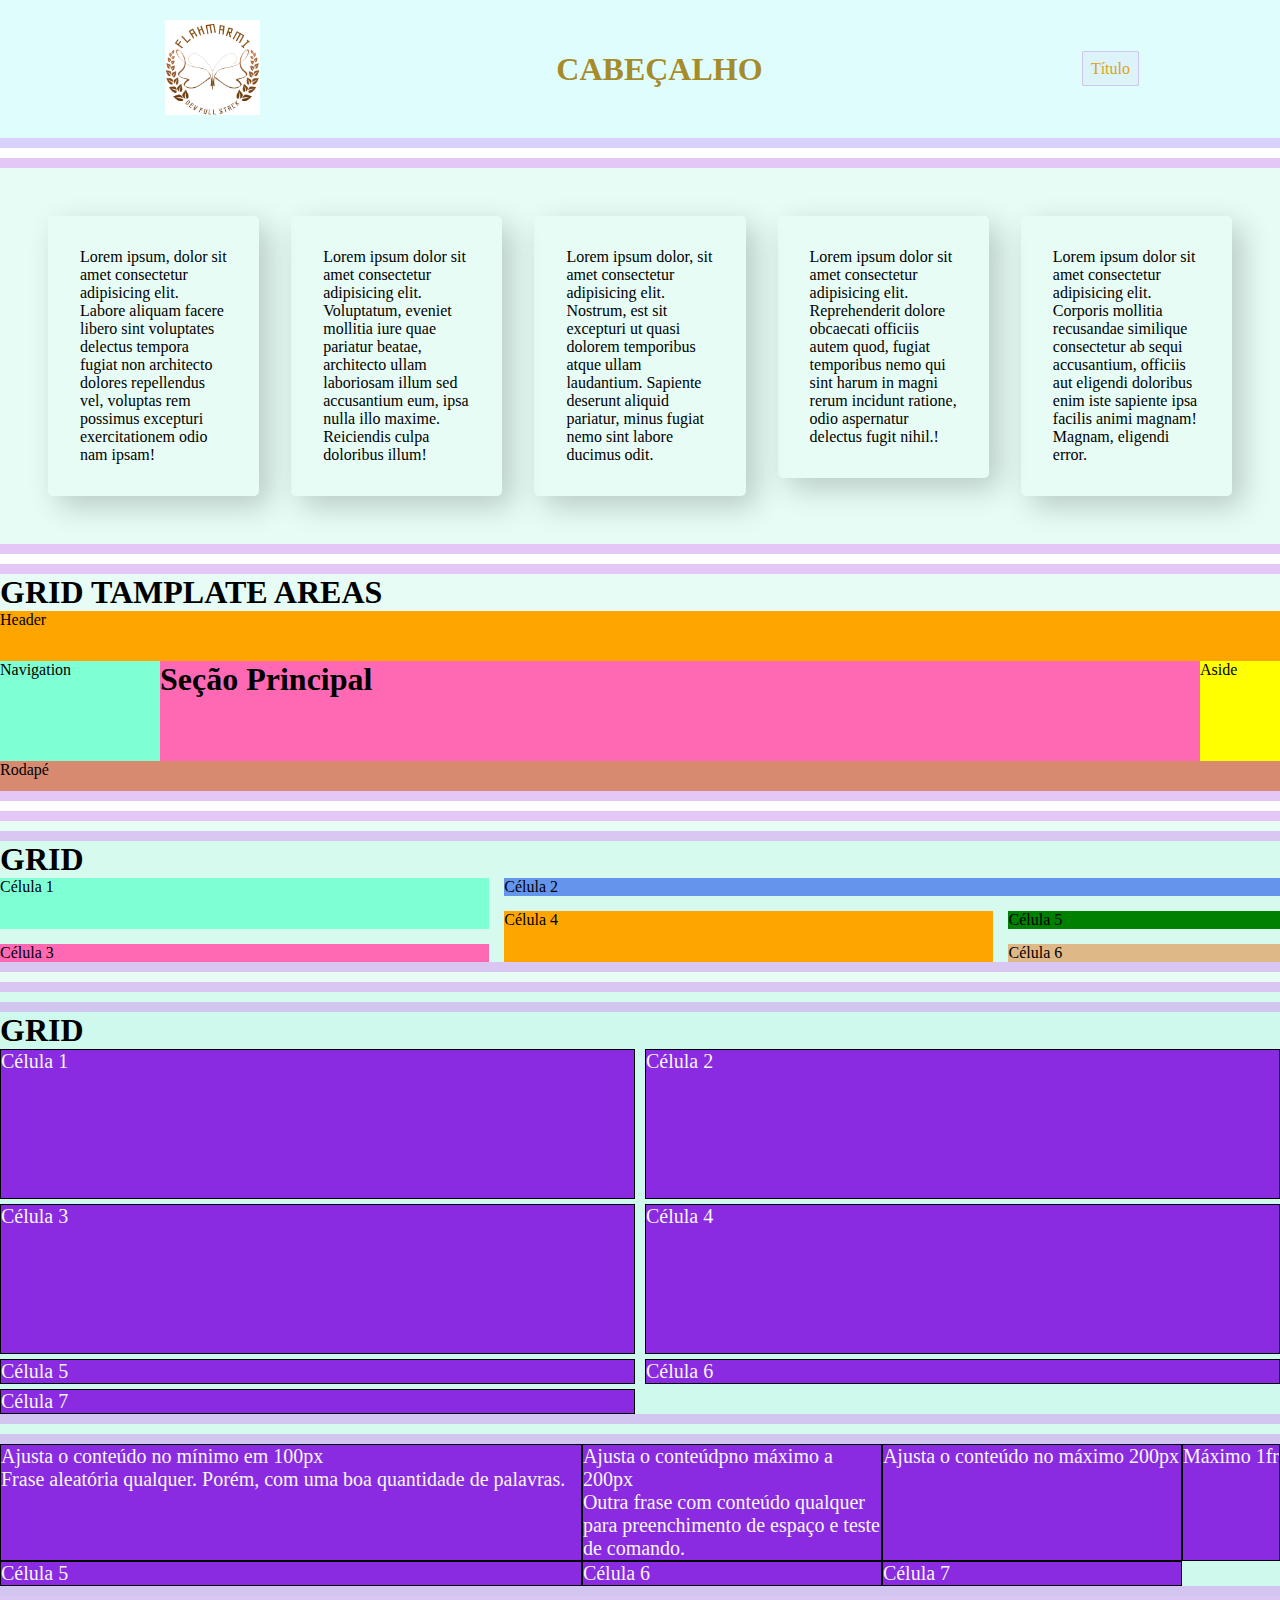
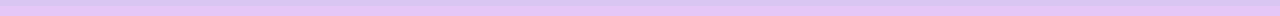
<file: index.html>
<!DOCTYPE html>
<html lang="pt-br">
<head>
  <meta charset="UTF-8">
  <meta http-equiv="X-UA-Compatible" content="IE=edge">
  <meta name="viewport" content="width=device-width, initial-scale=1.0">

  <link rel="stylesheet" href="./src/reset.css" class="reset">
  <link rel="stylesheet" href="./src/global.css" class="global">
  <link rel="stylesheet" href="./src/estilo.css" class="estilo">
  <link rel="stylesheet" href="./src/responsivo.css" class="responsivo">

  <link rel="shortcut icon" href="./src/images/favicon_io/favicon.ico" type="image/x-icon" class="favicon">

  <title>Meu menu</title>

</head>
<body>
  <header class="cabecalho">
    <h1 class="logo">
      <img src="./src/images/logo/logo78kb.jpg" alt="" class="logo-img">
    </h1>
    <h1 class="titulo">CABEÇALHO</h1>
    <nav class="menu">
      <ul class="menuu">
        <li class="links"><a class="endereco" href="#">Título</a></li>
      </ul>
    </nav>
  </header>

  <article>
    <div class="container4">
      <div class="item">
        <p class="p1">
          Lorem ipsum, dolor sit amet consectetur adipisicing elit. Labore aliquam facere libero sint voluptates delectus tempora fugiat non architecto dolores repellendus vel, voluptas rem possimus excepturi exercitationem odio nam ipsam!
        </p>
      </div>
      <div class="item">
        <p class="p1">
          Lorem ipsum dolor sit amet consectetur adipisicing elit. Voluptatum, eveniet mollitia iure quae pariatur beatae, architecto ullam laboriosam illum sed accusantium eum, ipsa nulla illo maxime. Reiciendis culpa doloribus illum!
        </p>
      </div>
      <div class="item">
        <p class="p1">
          Lorem ipsum dolor, sit amet consectetur adipisicing elit. Nostrum, est sit excepturi ut quasi dolorem temporibus atque ullam laudantium. Sapiente deserunt aliquid pariatur, minus fugiat nemo sint labore ducimus odit.
        </p>
      </div>
        <div class="item">
          <p class="p1">
            Lorem ipsum dolor sit amet consectetur adipisicing elit. Reprehenderit dolore obcaecati officiis autem quod, fugiat temporibus nemo qui sint harum in magni rerum incidunt ratione, odio aspernatur delectus fugit nihil.!
          </p>
          </div>
        <div class="item">
          <p class="p1">
            Lorem ipsum dolor sit amet consectetur adipisicing elit. Corporis mollitia recusandae similique consectetur ab sequi accusantium, officiis aut eligendi doloribus enim iste sapiente ipsa facilis animi magnam! Magnam, eligendi error.
          </p>
        </div>

      </div>
    </div>
  </article>


  <article>
    <h1>GRID TAMPLATE AREAS</h1>
    <div class="container3">
      <header class="cabecalho2">Header</header>
      <nav class="menu2">Navigation</nav>
      <section class="secao-principal">
        <h1>Seção Principal</h1>
      </section>
      <aside class="aside">Aside</aside>
      <footer class="rodape">Rodapé</footer>
    </div>
  </article>

  <article>

  <article>
    <h1>GRID</h1>
    <div class="container2">
      <div class="verde-claro">Célula 1</div>
      <div class="azul span">Célula 2</div>
      <div class="rosa span">Célula 3</div>
      <div class="laranja-escuro">Célula 4</div>
      <div class="verde-forte">Célula 5</div>
      <div class="marrom">Célula 6</div>
    </div>
  </article>

  <article>

  <article>
    <h1>GRID</h1>
    <div class="container">
      <div>Célula 1</div>
      <div>Célula 2</div>
      <div>Célula 3</div>
      <div>Célula 4</div>
      <div>Célula 5</div>
      <div>Célula 6</div>
      <div>Célula 7</div>

    </div>
  </article>

  <article>
    <div class="conteudo">
      <div>
        Ajusta o conteúdo no mínimo em 100px <br/> Frase aleatória qualquer. Porém, com uma boa quantidade de palavras.
      </div>
      <div>
        Ajusta o conteúdpno máximo a 200px <br/> Outra frase com conteúdo qualquer para preenchimento de espaço e teste de comando.
      </div>
      <div>
        Ajusta o conteúdo no máximo 200px<br/> 
      </div>
      <div>Máximo 1fr<br/></div>
      <div>Célula 5</div>
      <div>Célula 6</div>
      <div>Célula 7</div>
    </div>
  </article>
  
</body>
</html>
</file>
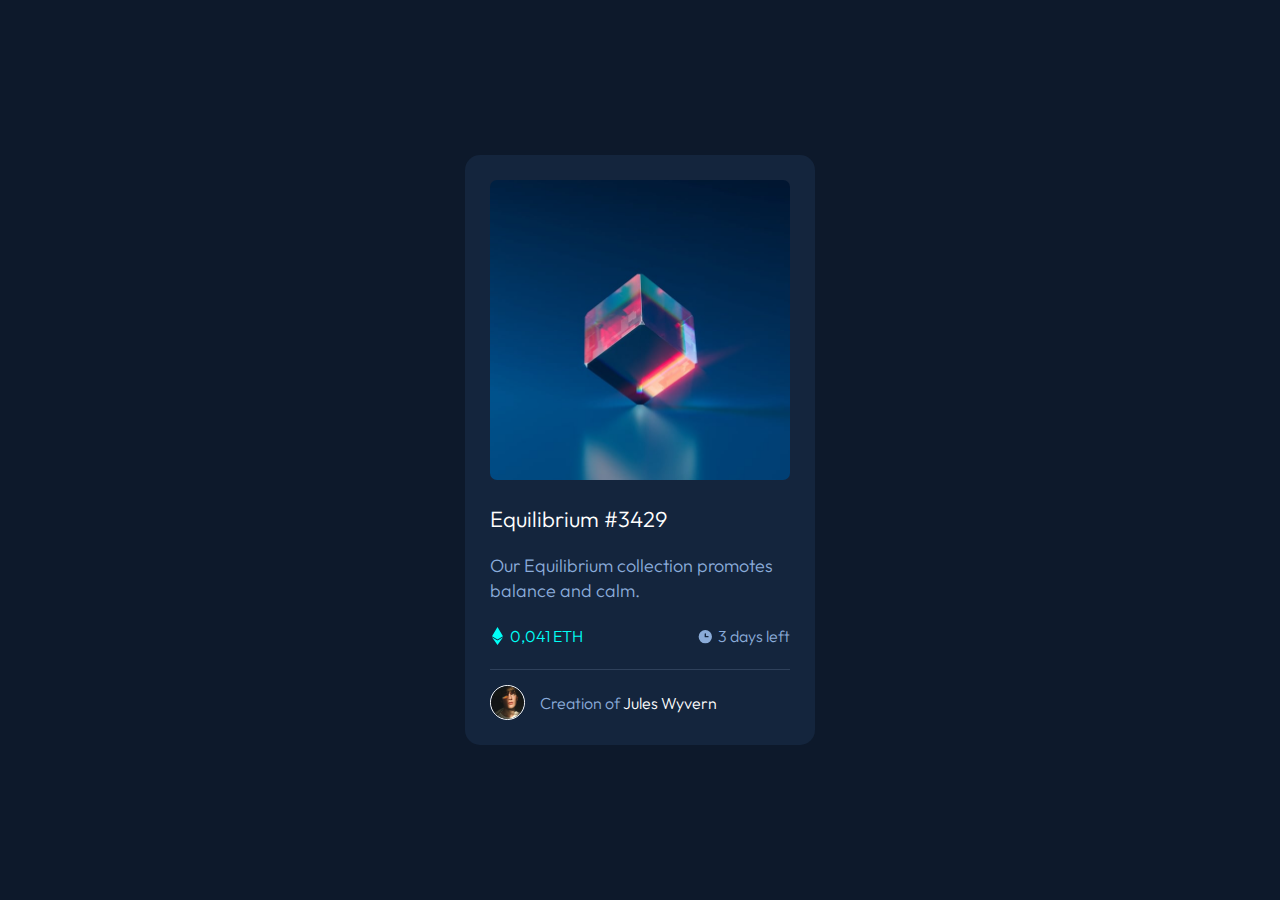
<file: MÓDULO REFORÇO DE CSS - EXERCÍCIO/index.html>
<!DOCTYPE html>
<html lang="en">

<head>
  <meta charset="UTF-8">
  <meta http-equiv="X-UA-Compatible" content="IE=edge">
  <meta name="viewport" content="width=device-width, initial-scale=1.0">
  <meta name="description" content="NFT previw card component">

  <link rel="stylesheet" href="./crs/reset.css">
  <link rel="stylesheet" href="./crs/variaveis.css">
  <link rel="stylesheet" href="./crs/estilo.css">

  <link rel="preconnect" href="https://fonts.googleapis.com">
  <link rel="preconnect" href="https://fonts.gstatic.com" crossorigin>
  <link href="https://fonts.googleapis.com/css2?family=Outfit:wght@300;400;600&display=swap" rel="stylesheet">

  <title>NFT preview card component</title>

  <link rel="shortcut icon" href="./crs/imagem/favicon-32x32.png" type="image/x-icon">
</head>

<body>
  <main>
    <div class="nft-card">
      <a href="#" class="image-link">
        <img src="./crs/imagem/image-equilibrium.jpg" alt="equilibrium NFT image" class="image">
      </a>

      <a href="#" class="title-link">
        <h2 class="title">Equilibrium #3429</h2>
      </a>
      <p class="about">Our Equilibrium collection promotes balance and calm.</p>

      <div class="info">
        <p class="price">0,041 ETH</p>
        <p class="days-left">3 days left</p>
      </div>

      <div class="creator">
        <img src="./crs/imagem/image-avatar.png" alt="NFT creator" class="avatar">
        <p class="text">Creation of <a href="#" class="name">Jules Wyvern</a></p>
      </div>

    </div>
  </main>
</body>

</html>
</file>
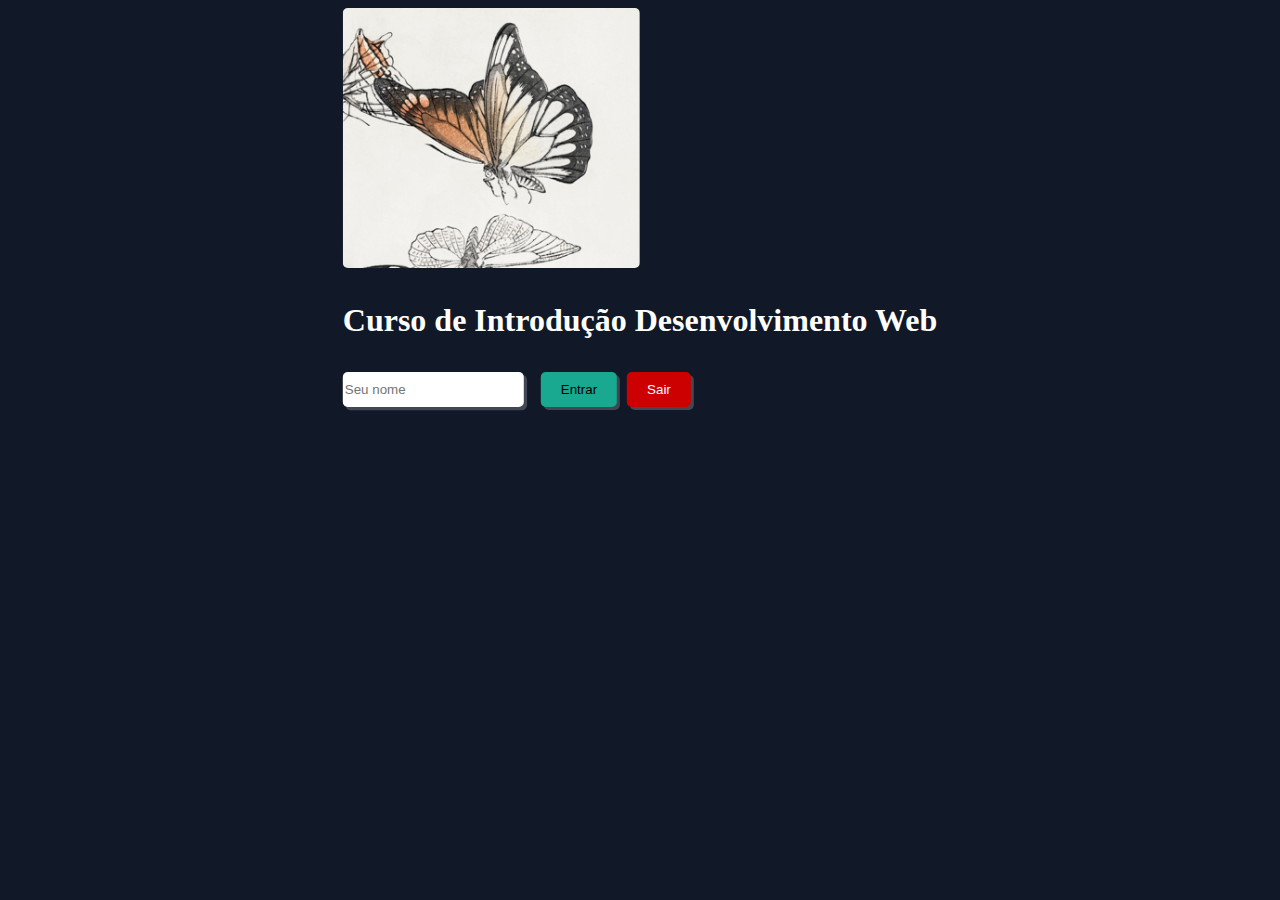
<file: Outros exercicios/index.html>
<!DOCTYPE html>
<html lang="pt-br">
<head>
  <meta charset="UTF-8">
  <meta http-equiv="X-UA-Compatible" content="IE=edge">
  <meta name="viewport" content="width=device-width, initial-scale=1.0">

  <link rel="stylesheet" href="estilo.css">
  <title>Cadastro</title>
</head>
<body>
  <section id="inicio">
    <img src="Boroboleta.jpg" alt="Imagem de Borboleta">
    <div class="content">
      <h1 class="title">Curso de Introdução Desenvolvimento Web</h1>
      <h2 class="subtitle" id="result"></h2>
    </div>
    <input placeholder="Seu nome" name="name" id="name" />
    <button class="primary" onclick="getValue()">Entrar</button>
    <button class="secondary" onclick="removeValue()">Sair</button>
  </section>
  <script src="index.js"></script>
</body>
</html>
</file>
<file: src/global.css>
:root {
  --background-color-geral: rgba(187, 187, 187, 0.274);
  --background-color-cabecalho: rgba(59, 240, 240, 0.16);
  --background-color-artigo: rgba(194, 247, 230, 0.416);
  --background-color-links: #d1c4e92d;
  --background-color-links-aoClique: #D1c4e9;
  --cor-fonte-geral:#9c7602d8;
  --cor-fonte-links: goldenrod;
  --cor-fonte-links-aoClique: #5900fd;
  --cor-borda-cabecalho: rgba(178, 0, 249, 0.171);
  --cor-borda-artigo: rgba(225, 0, 255, 0.209);
  --cor-borda-links:  #D1c4e9;
}

.cabecalho {
  display: flex;
  justify-content: space-around;
  align-items: center;
}

.titulo {
  color: var(--cor-fonte-geral);
}

.menu .menuu {
  display: flex;
  flex-flow: column wrap;
  position: relative;
}

.cabecalho {
  padding: 5px;
  background-color: var(--background-color-cabecalho);
  position: relative;
  border-bottom: solid 10px var(--cor-borda-cabecalho);
  
}

.cabecalho .menu .links {
  display: inline-block;
  padding: 10px;
}

.endereco {
  cursor: pointer;
  margin: 20%;
  padding: 20%;
  border: solid 1px var(--cor-borda-links);
  background-color: var(--background-color-links);
  border-radius: 5%;
  color: var(--cor-fonte-links);
  
}

.endereco:hover {
  background-color: var(--background-color-links-aoClique);
  color: var(--cor-fonte-links-aoClique);
  transition: 0.5s ease-in-out;
}

.logo-img {
  height: 100px;
  margin: 10%;
  padding-top: 5%;
}

article {
  margin-top: 10px;
  border-top: solid 10px var(--cor-borda-artigo);
  border-bottom: solid 10px var(--cor-borda-artigo);
  background-color: var(--background-color-artigo);
}
</file>
<file: src/estilo.css>
.container > div {
  border: 1px solid black;
  background-color: #8a2be2;
  color: whitesmoke;
  font-size: 20px;
}

.container {
  display: grid;
  /* grid-template-columns: auto auto auto;
  grid-template-rows: 150px 50px; */

  grid-template: repeat(2, 150px) / repeat(2, auto);
  grid-gap: 5px 10px;
  /* grid-column-gap: 10px;
  grid-row-gap: 10px; */
}

.conteudo > div {
  border: 1px solid black;
  background-color: #8a2be2;
  color: whitesmoke;
  font-size: 20px;
}
.conteudo {
  display: grid;

  /* 3 colunas
  1 - a primeira com mínimo de 100px e máximo de 800px;
  2 - a segunda e a terceira (repeat) com mínimo de 100px e macimo de 300px;
  3 - quarta coluna com auto no mínimo e no máximo */

  grid-template-columns: minmax(100px,800px) repeat(2,minmax(100px,300px)) minmax(auto,auto);

}

.verde-claro {
  background-color: aquamarine;
  /* grid-column-start: 1;
  grid-column-end: 3; */
  grid-column: 1 / 3;
  /* grid-row-start: 1;
  grid-row-end: 3; */
  grid-row: 1/3;
}

.azul {
  background-color: cornflowerblue;
  grid-area: 1 / 3 / 2 / 6;
  /* grid-column: 3 / 6;
  grid-row: 1/2; */
}

.rosa {
  background-color: hotpink;
  grid-area: 3 / 1 / 4 / 3;
  /* grid-column: 1 / 3;
  grid-row: 3/4; */
}

.laranja-escuro {
  background-color: orange;
  grid-area: 2 / 3 / 4 / 5;
  /* grid-column: 3 / 5;
  grid-row: 2/4; */
}

.verde-forte {
  background-color: green;
  grid-area: 2 / 5 / 3 / 6;
  /* grid-column: 5 / 6;
  grid-row: 2/3; */

}

.marrom {
  background-color: burlywood;
  grid-area: 3 / 5 / 4 / 6;
  /* grid-column: 5 / 6;
  grid-row: 3/4; */
}

.container2 {
  display: grid;
  grid-template-columns: repeat(5, auto);
  grid-template-rows: repeat(3, auto);
  grid-gap: 15px;
}

.cabecalho2 {
  background-color: orange;
  grid-area: cabecalho2;
}

.menu2 {
  background-color: aquamarine;
  grid-area: menu2;

}

.secao-principal {
  background-color: hotpink;
  grid-area: secao-principal;
}

.aside {
  background-color: yellow;
  grid-area: aside;
}

.rodape {
  background-color: rgb(216, 138, 112);
  grid-area: rodape;
}

.container3 {
  display: grid;
  /* grid-template-areas: 
  "cabecalho2 cabecalho2 cabecalho2"
  "menu2 secao-principal aside"
  "rodape rodape ."; */

  grid: 
  "cabecalho2 cabecalho2 cabecalho2" 50px
  "menu2 secao-principal aside" 100px
  "rodape rodape rodape" 30px / 160px auto 80px;
}

.container4 {
  display: grid;
  padding: 3em;
  grid-gap: 2em;
  grid-template-columns: repeat(auto-fit, minmax(200px, 1fr));
}

.container4 p {
  padding: 2em;
  border-radius: .3em;
  box-shadow: 10px 10px 30px rgba(0,0,0,0.2);
  
}

/* @media(min-width: 550px) {
  .container4 {
    grid-template-columns: repeat(2, 1fr);
  }
}

@media(min-width: 750px) {
  .container4 {
    grid-template-columns: repeat(3, 1fr);
  }
}

@media(min-width: 950px) {
  .container4 {
    grid-template-columns: repeat(4, 1fr);
  }
} */
</file>
<file: src/responsivo.css>
html {
  color: black;
}
</file>
<file: MÓDULO REFORÇO DE CSS - EXERCÍCIO/crs/variaveis.css>
:root {
  --primary-soft: hsl(215,51%,70%);
  --primary-medium: hsl(178, 100%, 50%);

  --neutral-dark: hsl(217,54%,11%);
  --neutral-medium: hsl(216,50%,16%);
  --neutral-soft:  hsl(215,32%,27%);
}
</file>
<file: MÓDULO REFORÇO DE CSS - EXERCÍCIO/crs/estilo.css>
body {
  background-color: var(--neutral-dark);
  font-family: 'Outfit', sans-serif ;
}

main {
  display: flex;
  justify-content: center;
  align-items: center;
  height: 100vh;
  padding: 0 25px;
}

.nft-card {
  max-width: 350px ;
  background-color: var(--neutral-medium);
  border-radius: 15px;
  padding: 25px;
}

.nft-card .image-link {
  position: relative;
  display: flex;
}

.nft-card .image-link .image {
  width: 100%;
  border-radius: 7px;
}

.nft-card .image-link::before {
  content: " ";
  background-color: cyan;
  width: 100%;
  height: 100%;
  position: absolute;
  border-radius: 7px;
  opacity: 0;
  transition: 0.3s ease-in-out;
}

.nft-card .image-link::after {
  content: " ";
  background: url(../crs/imagem/icon-view.svg) no-repeat center;
  position: absolute;
  width: 100%;
  height: 100%;
  opacity: 0;
  transition: 0.3s ease-in-out;
}

.nft-card .image-link:hover::before{
  opacity: 0.4;
}

.nft-card .image-link:hover::after {
  opacity: 1;
}

.nft-card .title-link .title {
  font-size: 22px;
  color: #ffffff;
  margin: 25px 0 20px;
}

.nft-card .title-link .title:hover {
  color: var(--primary-medium);
}

.nft-card .about {
  color: var(--primary-soft);
  font-size: 18px;
  font-weight: 300;
  line-height: 25px;
  margin-bottom: 23px;
}

.nft-card .info {
  display: flex;
  justify-content: space-between;
  margin-bottom: 23px;
}

.nft-card .info .price {
  color: var(--primary-medium);
  display: flex;
}

.nft-card .info .price::before {
  content: " ";
  background: url(../crs/imagem/icon-ethereum.svg) no-repeat center;
  width: 15px;
  height: 20px;
  display: inline-block;
  margin-right: 5px;
}

.nft-card .info .days-left {
  color: var(--primary-soft);
  display: flex;
}

.nft-card .info .days-left::before {
  content: " ";
  background: url(../crs/imagem/icon-clock.svg) no-repeat center;
  width: 15px;
  display: inline-block;
  margin-right: 5px;
}

.nft-card .creator {
  display: flex;
  align-items: center;
  border-top: 1px solid var(--neutral-soft);
  padding-top: 15px;
}

.nft-card .creator .avatar {
  max-width: 35px;
  border: 1px solid white;
  border-radius: 50%;
  margin-right: 15px;
}

.nft-card .creator .text {
  color: var(--primary-soft);
}

.nft-card .creator .text .name {
  color: white;
}

.nft-card .creator .text .name:hover {
  color: var(--primary-medium);
}
</file>
<file: Outros exercicios/estilo.css>
body {
  background-color: #111827;
  color: white;
  
}

section {
  position: absolute;
  left: 50%;
  transform: translate(-50%);
  
}

img {
  width: 50%;
  height: 20%;
  border-radius: 5px;
}

.content {
  height: 100%;
  margin: 30px 0px;
}

button {
  padding: 10px 20px;
  border-radius: 5px;
  border: none;
  box-shadow: 3px 3px 0.3px rgba(246, 244, 244, 0.216);
  cursor: pointer;
  margin: 3px;
}

.primary {
  background-color: #18a990;
}

.secondary {
  background-color: #cc0000;
  color: white;
}

input {
  border: none;
  padding: 10px 2px;
  margin-right: 10px;
  border-radius: 5px;
  box-shadow: 3px 3px .1px .3px rgba(246, 244, 244, 0.216);
}
</file>
